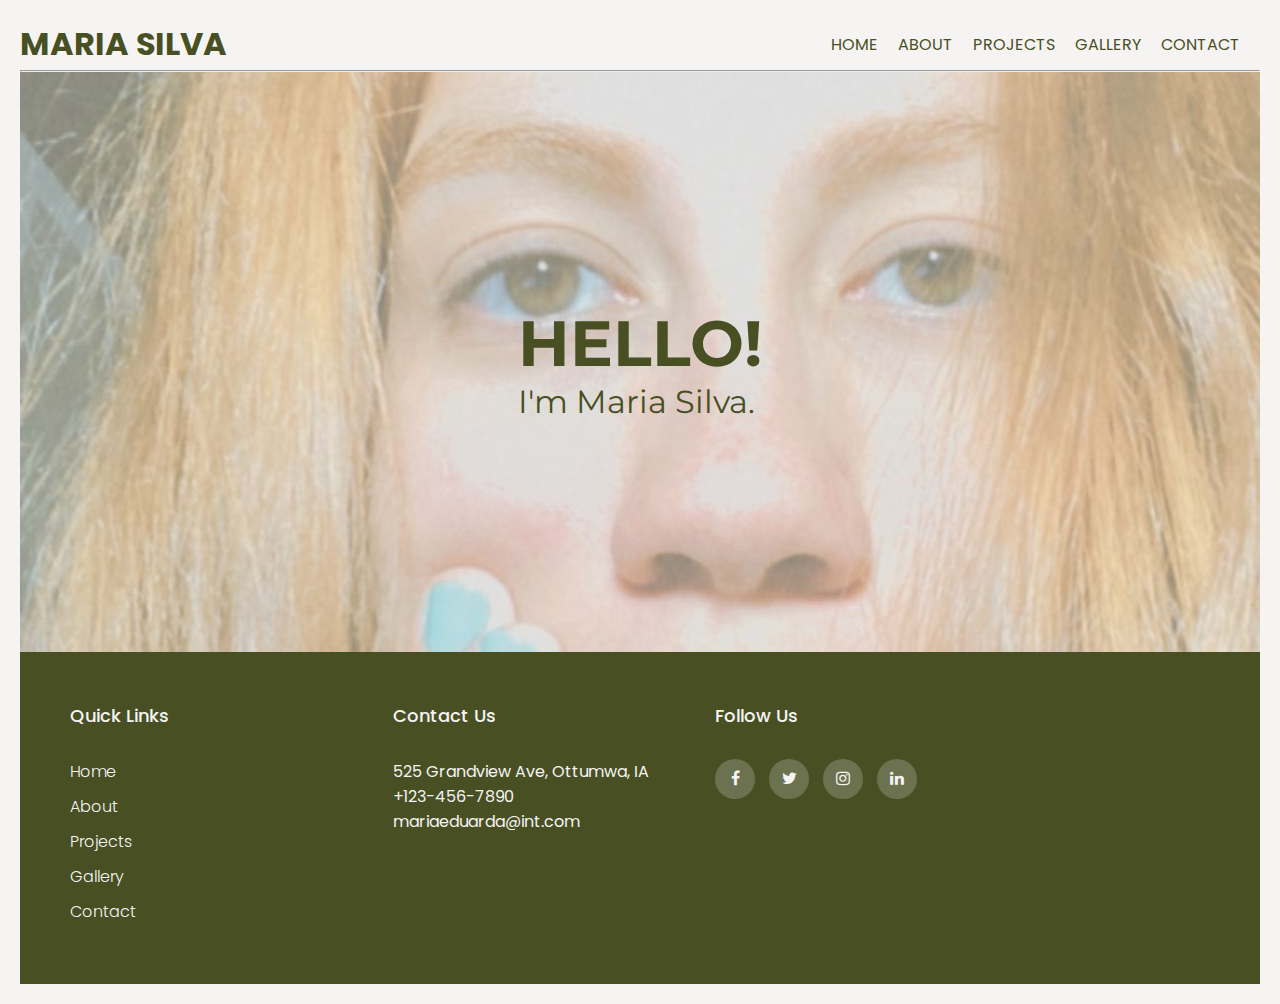
<file: index.html>
<!DOCTYPE html>
<html lang="en">
<head>
    <meta charset="UTF-8">
    <meta name="viewport" content="width=device-width, initial-scale=1.0">
    <title>Home</title>
    <link rel="stylesheet" href="/index/style_home.css">
    <link rel="stylesheet" href="https://cdnjs.cloudflare.com/ajax/libs/font-awesome/4.7.0/css/font-awesome.min.css">
    <link rel="icon" href="/images/icon.png">
</head>
<body>
  <header>
    <h1 class="Maria">MARIA SILVA</h1>
    <nav>
      <ul>
        <li><a href="/index.html">HOME</a></li>
        <li><a href="/about/about.html">ABOUT</a></li>
        <li><a href="/Projects/projects.html">PROJECTS</a></li>
        <li><a href="/Gallery/gallery.html">GALLERY</a></li>
        <li><a href="/contact/contact.html">CONTACT</a></li>
      </ul>
    </nav>
  </header>
  <hr>
  <section class="home-section">
    <div class="HELLO">
      <h1>HELLO!</h1>
      <p>I'm Maria Silva.</p>    
    </div>
  </section>
  <!--FOOTER--> 
  <footer class="footer">
    <div class="footer-container">
      <div class="row">
        <div class="footer-col">
          <h2>Quick Links </h2>
          <ul>
            <li><a href="/index.html">Home</a></li>
            <li><a href="/about/about.html">About</a></li>
            <li><a href="/Projects/projects.html">Projects</a></li>
            <li><a href="/Gallery/gallery.html">Gallery</a></li>
            <li><a href="/contact/contact.html">Contact</a></li>
          </ul>
        </div>
        <div class="footer-col">
          <h2> Contact Us</h2>
          <p>525 Grandview Ave, Ottumwa, IA <br> +123-456-7890 <br>mariaeduarda@int.com</p>
        </div>
        <div class="footer-col">
          <h2> Follow Us </h2>
          <div class="social-links">
            <a href="#"><i class="fa fa-facebook-f" aria-label="Facebook"></i></a>
            <a href="#"><i class="fa fa-twitter" aria-label="Twitter"></i></a>
            <a href="#"><i class="fa fa-instagram" aria-label="Instagram"></i></a>
            <a href="#"><i class="fa fa-linkedin" aria-label="Linkedin"></i></a>
          </div>
        </div>  
      </div>
    </div>
  </footer>
</body>
</html>
</file>
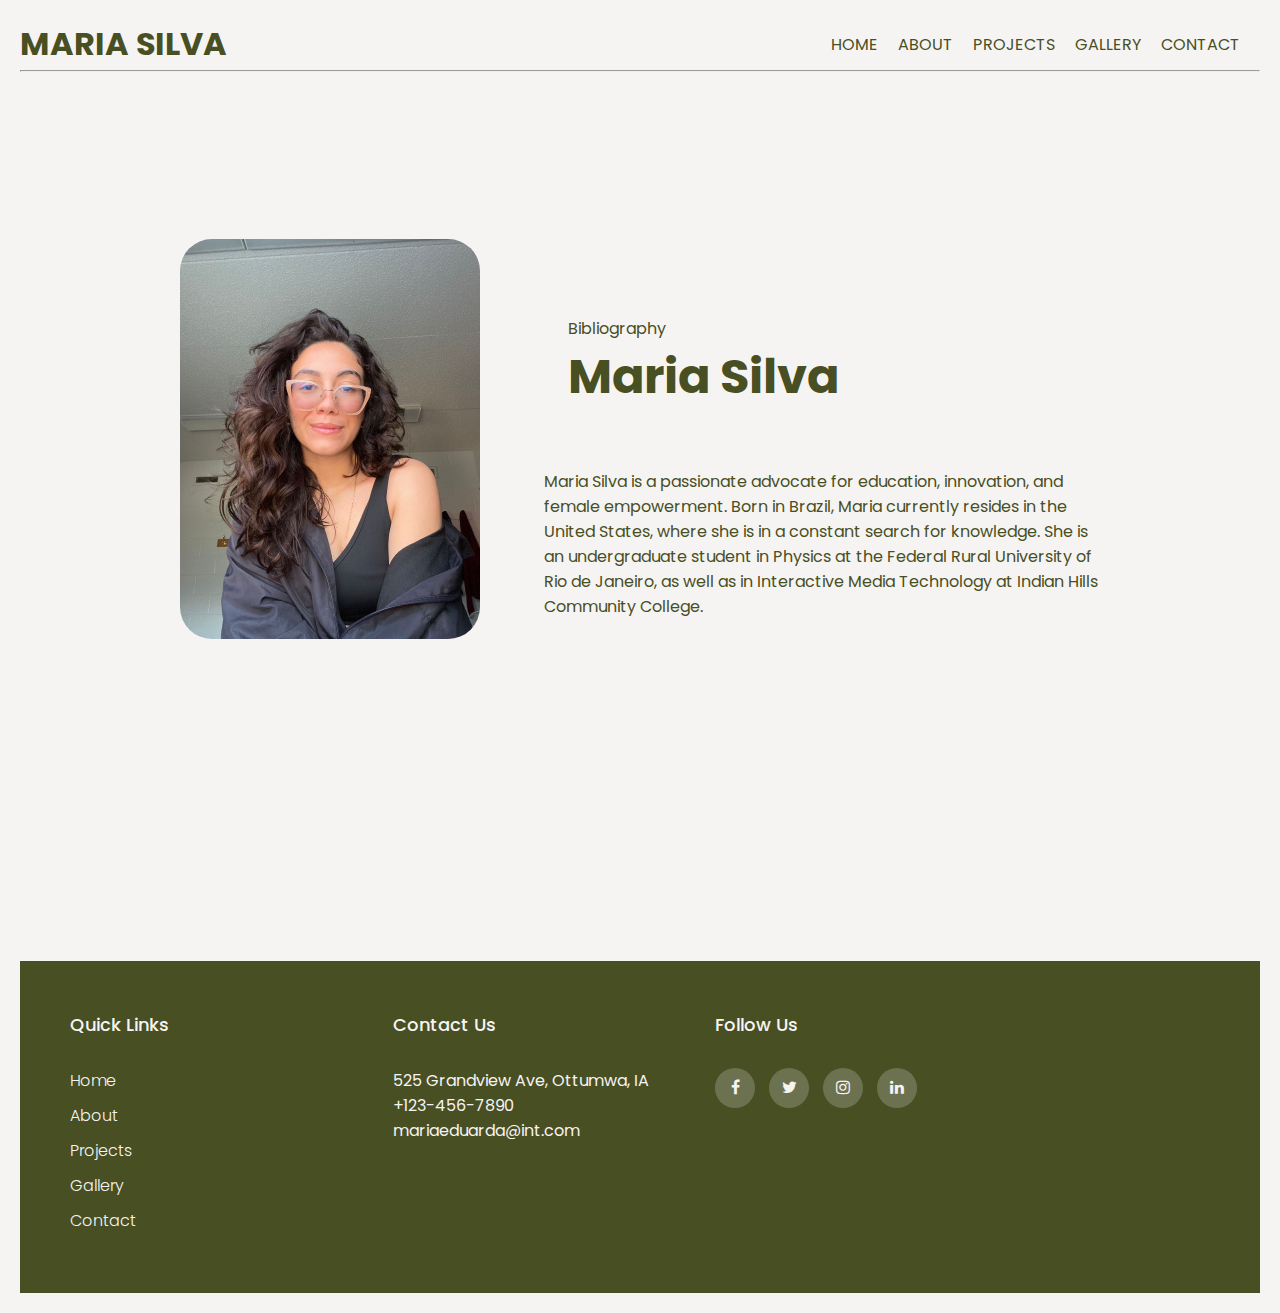
<file: about/about.html>
<!DOCTYPE html>
<html lang="en">
<head>
    <meta charset="UTF-8">
    <meta name="viewport" content="width=device-width, initial-scale=1.0">
    <title>About Me</title>
  <link rel="stylesheet" href="style-about.css">
  <link rel="stylesheet" href="https://cdnjs.cloudflare.com/ajax/libs/font-awesome/4.7.0/css/font-awesome.min.css"> 
  <link rel="icon" href="/images/icon.png">
</head>
<body>
  <!--header always the same-->
  <header>
    <h1 class="Maria">MARIA SILVA</h1>
    <nav>
      <ul>
        <li><a href="/index.html">HOME</a></li>
        <li><a href="/about/about.html">ABOUT</a></li>
        <li><a href="/Projects/projects.html">PROJECTS</a></li>
        <li><a href="/Gallery/gallery.html">GALLERY</a></li>
        <li><a href="/contact/contact.html">CONTACT</a></li>
      </ul>
    </nav>
  </header>
  <hr>

  <section id="about">
    <div class="section-container">
      <div class="section__pic-container">
        <img src="/images/about-perfil.jpeg" alt="Profile picture" class="about-pic"/>
      </div>
      <div class="about-details-container">
        <div class="about-containers">
          <div class="details-container">
            <p class="section__text__p1">Bibliography</p>
            <h1 class="title">Maria Silva</h1>
          </div>
        </div>
        <div class="text-container"> 
          <p>Maria Silva is a passionate advocate for education, innovation, and female empowerment. Born in Brazil, Maria currently resides in the United States, where she is in a constant search for knowledge. She is an undergraduate student in Physics at the Federal Rural University of Rio de Janeiro, as well as in Interactive Media Technology at Indian Hills Community College.</p>
        </div>
      </div>
    </div>
  </section>
  <br>
  <!--FOOTER-->       
  <footer class="footer">
    <div class="footer-container">
      <div class="row">
        <div class="footer-col">
          <h2>Quick Links </h2>
          <ul>
            <li><a href="/index.html">Home</a></li>
            <li><a href="/about/about.html">About</a></li>
            <li><a href="/Projects/projects.html">Projects</a></li>
            <li><a href="/Gallery/gallery.html">Gallery</a></li>
            <li><a href="/contact/contact.html">Contact</a></li>
          </ul>
        </div>
        <div class="footer-col">
          <h2> Contact Us</h2>
          <p>525 Grandview Ave, Ottumwa, IA <br> +123-456-7890 <br>mariaeduarda@int.com</p>
        </div>
        <div class="footer-col">
          <h2> Follow Us </h2>
          <div class="social-links">
            <a href="#"><i class="fa fa-facebook-f" aria-label="Facebook"></i></a>
            <a href="#"><i class="fa fa-twitter" aria-label="Twitter"></i></a>
            <a href="#"><i class="fa fa-instagram" aria-label="Instagram"></i></a>
            <a href="#"><i class="fa fa-linkedin" aria-label="Linkedin"></i></a>
          </div>
        </div>  
      </div>
    </div>
  </footer>
</body>
</html>
</file>
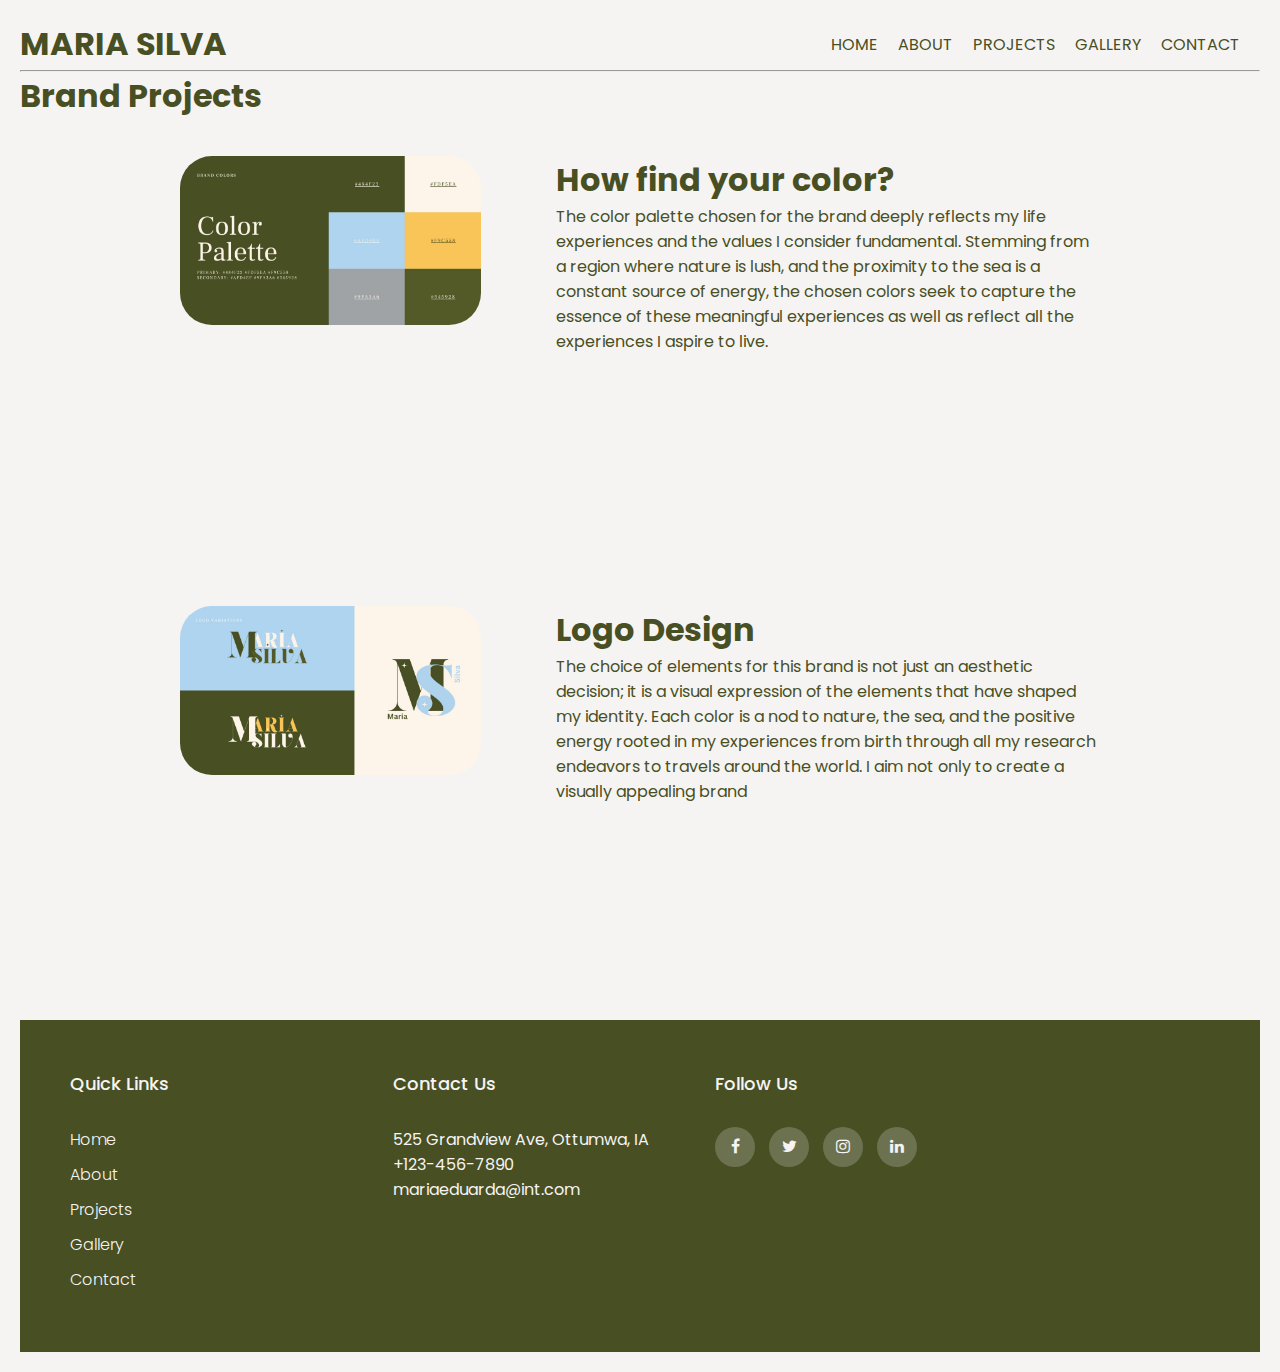
<file: BrandProjects/brand.html>
<!DOCTYPE html>
<html lang="en">
<head>
    <meta charset="UTF-8">
    <meta name="viewport" content="width=device-width, initial-scale=1.0">
    <title>Brand Projects</title>
    <link rel="stylesheet" href="https://cdnjs.cloudflare.com/ajax/libs/font-awesome/4.7.0/css/font-awesome.min.css">
    <link rel="icon" href="/images/icon.png">
    <link rel="stylesheet" href="brand-style.css">
</head>
<body>
    <header>
        <h1 class="Maria">MARIA SILVA</h1>
        <nav>
            <ul>
                <li><a href="/index.html">HOME</a></li>
                <li><a href="/about/about.html">ABOUT</a></li>
                <li><a href="/Projects/projects.html">PROJECTS</a></li>
                <li><a href="/Gallery/gallery.html">GALLERY</a></li>
                <li><a href="/contact/contact.html">CONTACT</a></li>
            </ul>
        </nav>
    </header>
    <hr>
    
    <section id="projects">
        <h1>Brand Projects</h1> 
        <div class="projects-container-">
            <div class="projects-image">
                <img src="/images/Maria_silva_brand_guide.jpg" alt="brand" class="img-pro">
            </div>
            <div class="projects-text">
                <h1>How find your color? </h1>
                <p>The color palette chosen for the brand deeply reflects my life experiences and the values I consider fundamental. Stemming from a region where nature is lush, and the proximity to the sea is a constant source of energy, the chosen colors seek to capture the essence of these meaningful experiences as well as reflect all the experiences I aspire to live.</p>
            </div>
        </div>
        
        <div class="projects-container-">
            <div class="projects-image">
                <img src="/images/Maria_silva_brand_guide (2).jpg" alt="photography" class="img-pro">
            </div>
            <div class="projects-text">
                <h1>Logo Design </h1>
                <p>The choice of elements for this brand is not just an aesthetic decision; it is a visual expression of the elements that have shaped my identity. Each color is a nod to nature, the sea, and the positive energy rooted in my experiences from birth through all my research endeavors to travels around the world. I aim not only to create a visually appealing brand</p>
            </div>
        </div>
    </section>
    <!--FOOTER-->
    <footer class="footer">
        <div class="footer-container">
          <div class="row">
            <div class="footer-col">
              <h2>Quick Links </h2>
              <ul>
                <li><a href="/index.html">Home</a></li>
                <li><a href="/about/about.html">About</a></li>
                <li><a href="/Projects/projects.html">Projects</a></li>
                <li><a href="/Gallery/gallery.html">Gallery</a></li>
                <li><a href="/contact/contact.html">Contact</a></li>
              </ul>
            </div>
            <div class="footer-col">
              <h2> Contact Us</h2>
              <p>525 Grandview Ave, Ottumwa, IA <br> +123-456-7890 <br>mariaeduarda@int.com</p>
            </div>
            <div class="footer-col">
              <h2> Follow Us </h2>
              <div class="social-links">
                <a href="#"><i class="fa fa-facebook-f" aria-label="Facebook"></i></a>
                <a href="#"><i class="fa fa-twitter" aria-label="Twitter"></i></a>
                <a href="#"><i class="fa fa-instagram" aria-label="Instagram"></i></a>
                <a href="#"><i class="fa fa-linkedin" aria-label="Linkedin"></i></a>
              </div>
            </div>  
          </div>
        </div>
      </footer>
</body>
</html>
</file>
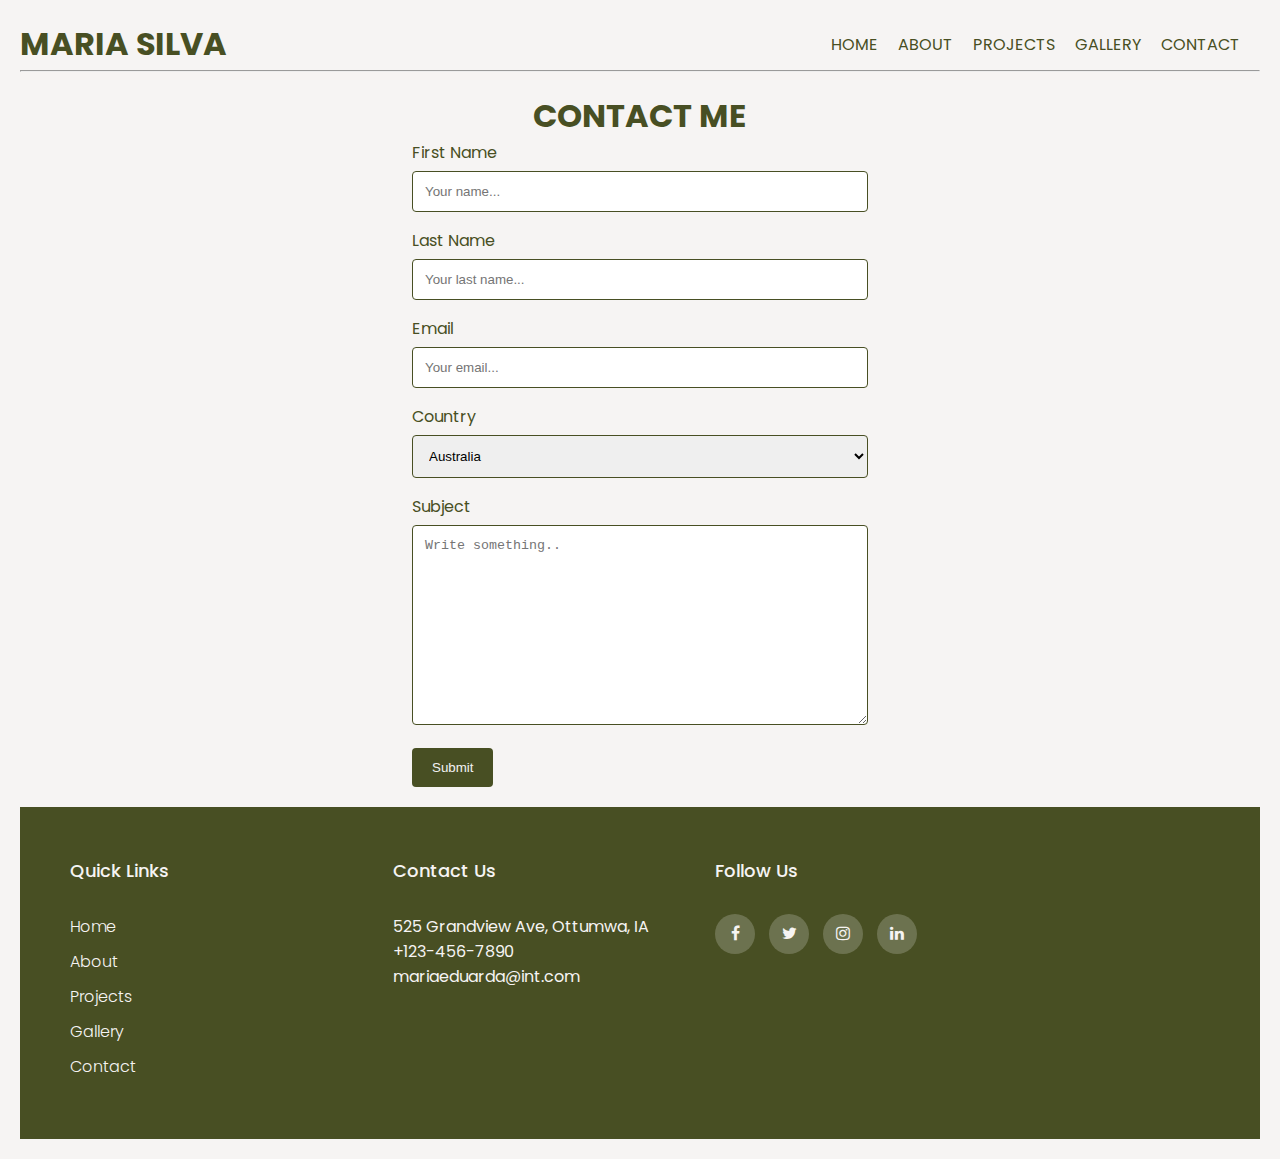
<file: contact.html/contact.html>
<!DOCTYPE html>
<html lang="en">
<head>
  <meta charset="UTF-8">
  <meta name="viewport" content="width=device-width, initial-scale=1.0">
  <title>Contact Me</title>
  <link rel="stylesheet" href="style=-contact.css">
  <link rel="stylesheet" href="https://cdnjs.cloudflare.com/ajax/libs/font-awesome/4.7.0/css/font-awesome.min.css">
  <link rel="icon" href="/images/icon.png">
</head>
<body>
  <header>
    <h1 class="Maria">MARIA SILVA</h1>
    <nav>
      <ul>
        <li><a href="/index.html">HOME</a></li>
        <li><a href="/about/about.html">ABOUT</a></li>
        <li><a href="/projects/projects.html">PROJECTS</a></li>
        <li><a href="/Gallery/gallery.html">GALLERY</a></li>
        <li><a href="/contact.html/contact.html">CONTACT</a></li>
      </ul>
    </nav>
  </header>
  <hr>
  <!--FORM-->
  <div class="container-form">
    <h1>CONTACT ME</h1>
    <form action="https://www.w3schools.com/action_page.php">
      <label for="fname">First Name</label>
      <input type="text" id="fname" name="firstname" placeholder="Your name...">
      <label for="lname">Last Name</label>
      <input type="text" id="lname" name="lastname" placeholder="Your last name...">
      <label for="email">Email</label>
      <input type="text" id="email" name="email" placeholder="Your email...">
      <label for="country">Country</label>
      <select id="country" name="country">
        <option value="australia">Australia</option>
        <option value="brazil">Brazil</option>
        <option value="canada">Canada</option>
        <option value="United States Of America">United States of America</option>
        <option value="Japan">Japan</option>
        <option value="Other">Other</option>     
      </select>
      <label for="subject">Subject</label>
      <textarea id="subject" name="subject" placeholder="Write something.." style="height:200px"></textarea>
      <input type="submit" value="Submit" >  
    </form>
  </div>

  <!--FOOTER-->
  <footer class="footer">
    <div class="footer-container">
      <div class="row">
        <div class="footer-col">
          <h2>Quick Links </h2>
          <ul>
            <li><a href="/index.html">Home</a></li>
            <li><a href="/about/about.html">About</a></li>
            <li><a href="/projects/projects.html">Projects</a></li>
            <li><a href="/Gallery/gallery.html">Gallery</a></li>
            <li><a href="/contact.html/contact.html">Contact</a></li>
          </ul>
        </div>
        <div class="footer-col">
          <h2> Contact Us</h2>
          <p>525 Grandview Ave, Ottumwa, IA <br> +123-456-7890 <br>mariaeduarda@int.com</p>
  
        </div>
        <div class="footer-col">
          <h2> Follow Us </h2>
          <div class="social-links">
            <a href="#"><i class="fa fa-facebook-f" aria-label="Facebook"></i></a>
            <a href="#"><i class="fa fa-twitter" aria-label="Twitter"></i></a>
            <a href="#"><i class="fa fa-instagram" aria-label="Instagram"></i></a>
            <a href="#"><i class="fa fa-linkedin" aria-label="Linkedin"></i></a>
          </div>
        </div>  
      </div>
    </div>
  </footer>
</body>
</html>
</file>
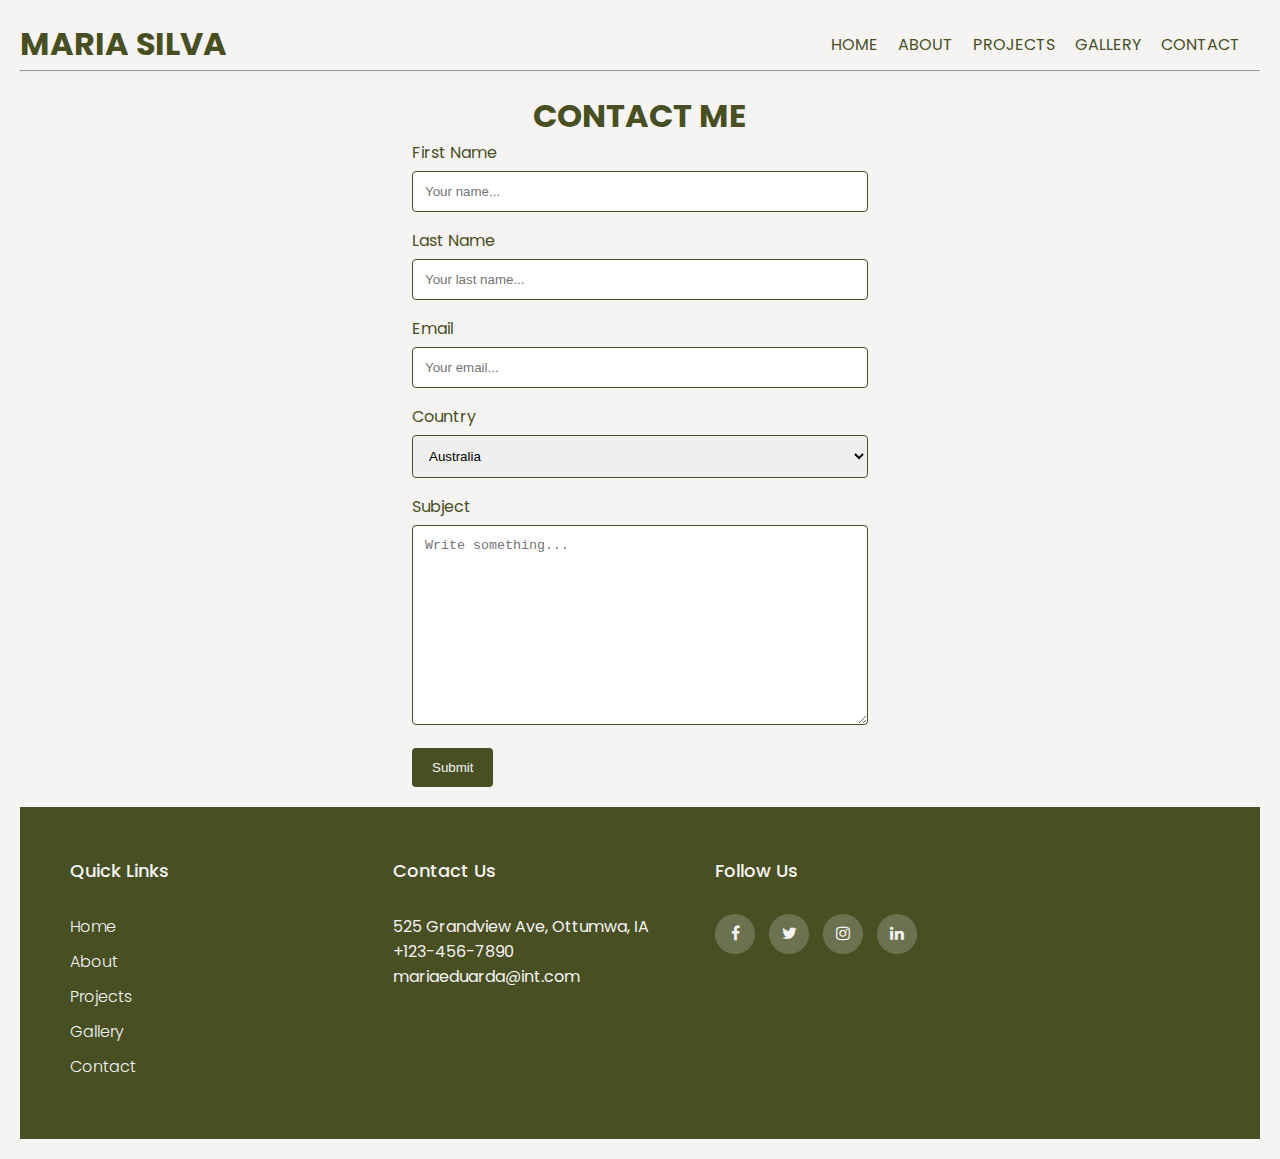
<file: contact/contact.html>
<!DOCTYPE html>
<html lang="en">
<head>
  <meta charset="UTF-8">
  <meta name="viewport" content="width=device-width, initial-scale=1.0">
  <title>Contact Me</title>
  <link rel="stylesheet" href="style=-contact.css">
  <link rel="stylesheet" href="https://cdnjs.cloudflare.com/ajax/libs/font-awesome/4.7.0/css/font-awesome.min.css">
  <link rel="icon" href="/images/icon.png">
</head>
<body>
  <header>
    <h1 class="Maria">MARIA SILVA</h1>
    <nav>
      <ul>
        <li><a href="/index.html">HOME</a></li>
        <li><a href="/about/about.html">ABOUT</a></li>
        <li><a href="/Projects/projects.html">PROJECTS</a></li>
        <li><a href="/Gallery/gallery.html">GALLERY</a></li>
        <li><a href="/contact/contact.html">CONTACT</a></li>
      </ul>
    </nav>
  </header>
  <hr>
  <!--FORM-->
  <div class="container-form">
    <h1>CONTACT ME</h1>
    <form action="https://www.w3schools.com/action_page.php">
      <label for="fname">First Name</label>
      <input type="text" id="fname" name="firstname" placeholder="Your name...">
      <label for="lname">Last Name</label>
      <input type="text" id="lname" name="lastname" placeholder="Your last name...">
      <label for="email">Email</label>
      <input type="text" id="email" name="email" placeholder="Your email...">
      <label for="country">Country</label>
      <select id="country" name="country">
        <option value="australia">Australia</option>
        <option value="brazil">Brazil</option>
        <option value="canada">Canada</option>
        <option value="United States Of America">United States of America</option>
        <option value="Japan">Japan</option>
        <option value="Other">Other</option>     
      </select>
      <label for="subject">Subject</label>
      <textarea id="subject" name="subject" placeholder="Write something..." style="height:200px"></textarea>
      <input type="submit" value="Submit" >  
    </form>
  </div>
  <!--FOOTER-->
  <footer class="footer">
    <div class="footer-container">
      <div class="row">
        <div class="footer-col">
          <h2>Quick Links </h2>
          <ul>
            <li><a href="/index.html">Home</a></li>
            <li><a href="/about/about.html">About</a></li>
            <li><a href="/Projects/projects.html">Projects</a></li>
            <li><a href="/Gallery/gallery.html">Gallery</a></li>
            <li><a href="/contact/contact.html">Contact</a></li>
          </ul>
        </div>
        <div class="footer-col">
          <h2> Contact Us</h2>
          <p>525 Grandview Ave, Ottumwa, IA <br> +123-456-7890 <br>mariaeduarda@int.com</p>  
        </div>
        <div class="footer-col">
          <h2> Follow Us </h2>
          <div class="social-links">
            <a href="#"><i class="fa fa-facebook-f" aria-label="Facebook"></i></a>
            <a href="#"><i class="fa fa-twitter" aria-label="Twitter"></i></a>
            <a href="#"><i class="fa fa-instagram" aria-label="Instagram"></i></a>
            <a href="#"><i class="fa fa-linkedin" aria-label="Linkedin"></i></a>
          </div>
        </div>  
      </div>
    </div>
  </footer>
</body>
</html>
</file>
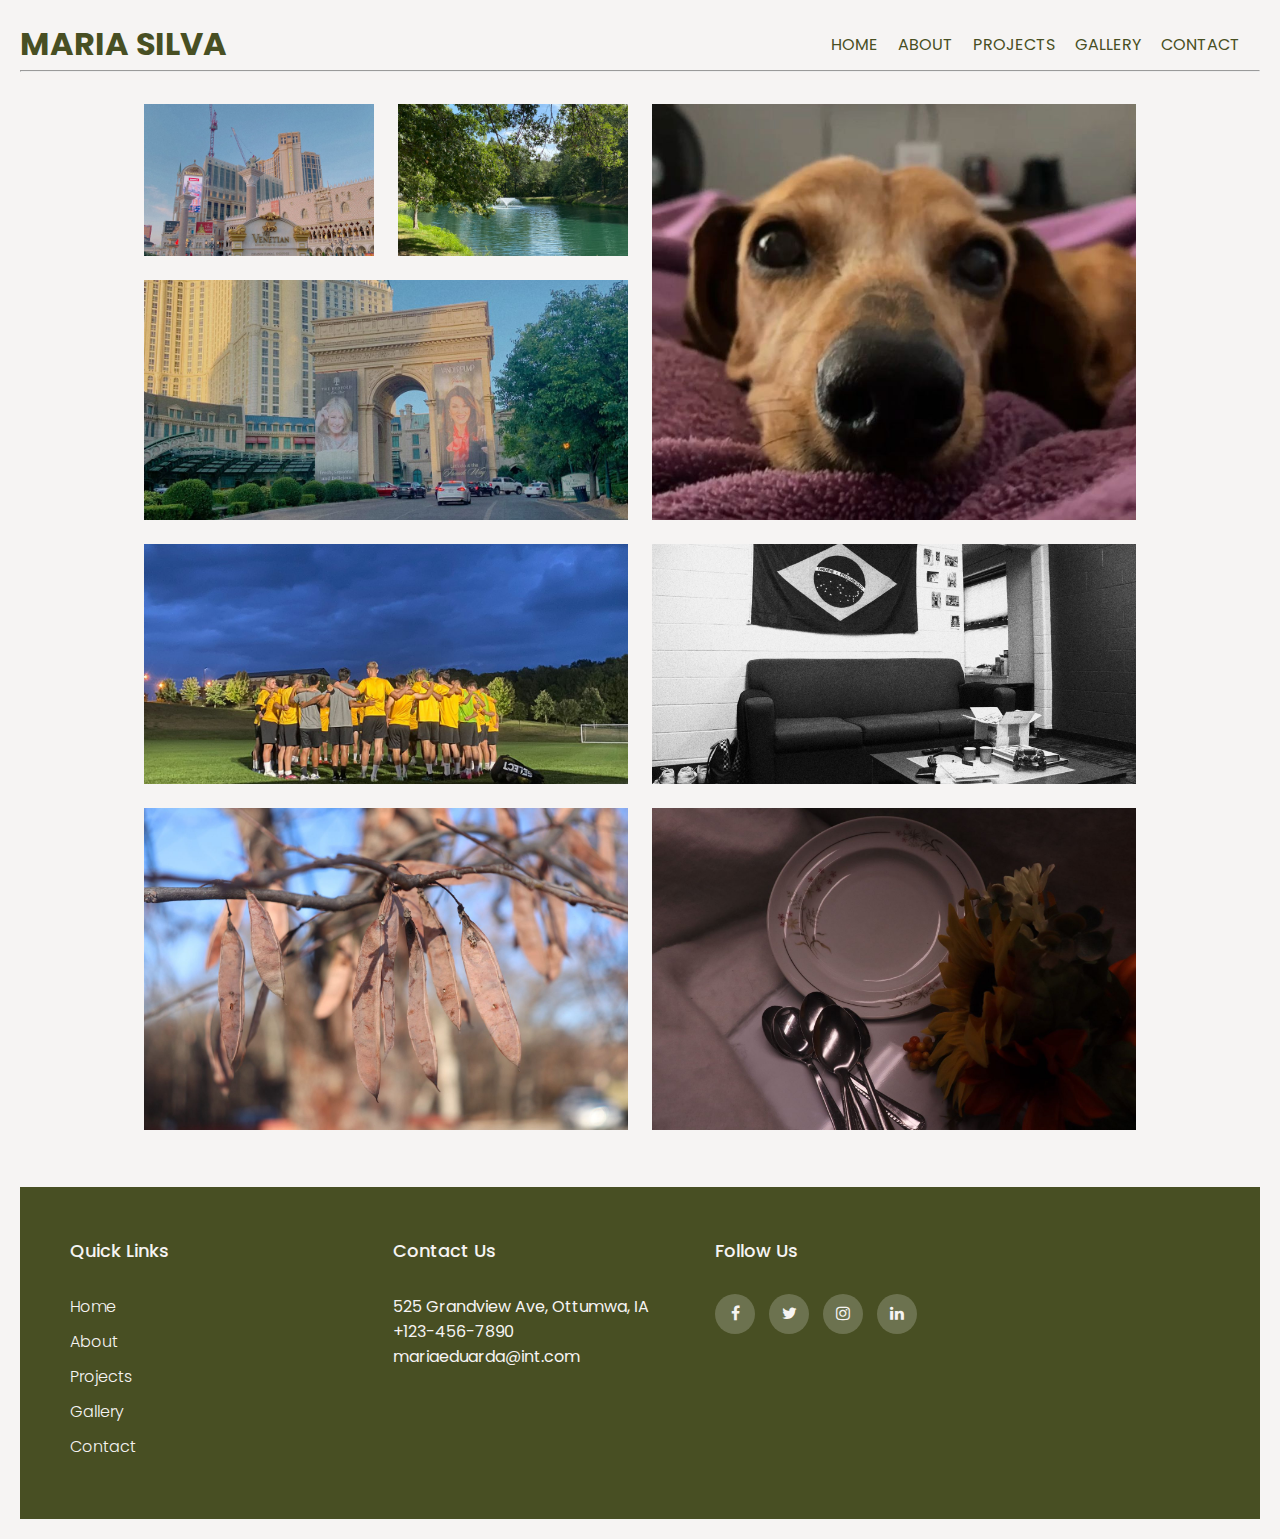
<file: Gallery/gallery.html>
<!DOCTYPE html>
<html lang="en">
<head>
    <meta charset="UTF-8">
    <meta name="viewport" content="width=device-width, initial-scale=1.0">
    <title>Gallery</title>
    <link rel="stylesheet" href="https://cdnjs.cloudflare.com/ajax/libs/font-awesome/4.7.0/css/font-awesome.min.css">
    <link rel="stylesheet" href="style-gallery.css">
    <link rel="icon" href="/images/icon.png">
</head>
<body>
    <header>
        <h1 class="Maria">MARIA SILVA</h1>
        <nav>
            <ul>
                <li><a href="/index.html">HOME</a></li>
                <li><a href="/about/about.html">ABOUT</a></li>
                <li><a href="/Projects/projects.html">PROJECTS</a></li>
                <li><a href="/Gallery/gallery.html">GALLERY</a></li>
                <li><a href="/contact/contact.html">CONTACT</a></li>
            </ul>
        </nav>
    </header>
    <hr>
    <!--GALLERY-->
    <div class="container">
        <div class="gallery">
            <figure class="gallery__item gallery__item--1">
              <a href="/images/venetiam.jpeg">
                    <img src="/images/venetiam.jpeg" class="gallery__img" alt="Image 1">
              </a>  
            </figure>
            <figure class="gallery__item gallery__item--2">
                <a href="/images/lake.jpeg" >
                    <img src="/images/lake.jpeg" class="gallery__img" alt="Image 2">
                </a> 
            </figure>
            <figure class="gallery__item gallery__item--3">
                <a href="/images/hannah.jpeg">
                    <img src="/images/hannah.jpeg" class="gallery__img" alt="Image 3">
                </a>
            </figure>
            <figure class="gallery__item gallery__item--4">
               <a href="/images/road.jpeg">
                    <img src="/images/road.jpeg" class="gallery__img" alt="Image 4">
                </a> 
            </figure>
            <figure class="gallery__item gallery__item--5">
               <a href="/images/soccer.jpeg"> 
                    <img src="/images/soccer.jpeg" class="gallery__img" alt="Image 5">
                </a>
            </figure>
            <figure class="gallery__item gallery__item--6">
                <a href="/images/room.jpeg">
                    <img src="/images/room.jpeg" class="gallery__img" alt="Image 6">
                </a>
            </figure>
            <figure class="gallery__item gallery__item--7">
                <a href="/images/nature.jpeg">
                    <img src="/images/nature.jpeg" class="gallery__img" alt="Image 7">
                </a>
            </figure> 
            <figure class="gallery__item gallery__item--8">
                <a href="/images/plate.jpeg">
                    <img src="/images/plate.jpeg" class="gallery__img" alt="Image 8">
                </a>    
            </figure> 
        </div>
    </div>
    <br>
    <!--FOOTER--> 
    <footer class="footer">
        <div class="footer-container">
            <div class="row">
                <div class="footer-col">
                    <h2>Quick Links</h2>
                    <ul>
                        <li><a href="/index.html">Home</a></li>
                        <li><a href="/about/about.html">About</a></li>
                        <li><a href="/Projects/projects.html">Projects</a></li>
                        <li><a href="/Gallery/gallery.html">Gallery</a></li>
                        <li><a href="/contact/contact.html">Contact</a></li>
                    </ul>
                </div>
                <div class="footer-col">
                    <h2>Contact Us</h2>
                    <p>525 Grandview Ave, Ottumwa, IA <br> +123-456-7890 <br>mariaeduarda@int.com</p>
                </div>
                <div class="footer-col">
                    <h2>Follow Us</h2>
                    <div class="social-links">
                        <a href="#"><i class="fa fa-facebook-f" aria-label="Facebook"></i></a>
                        <a href="#"><i class="fa fa-twitter" aria-label="Twitter"></i></a>
                        <a href="#"><i class="fa fa-instagram" aria-label="Instagram"></i></a>
                        <a href="#"><i class="fa fa-linkedin" aria-label="Linkedin"></i></a>
                    </div>
                </div>
            </div>
        </div>
    </footer>
</body>
</html>
</file>
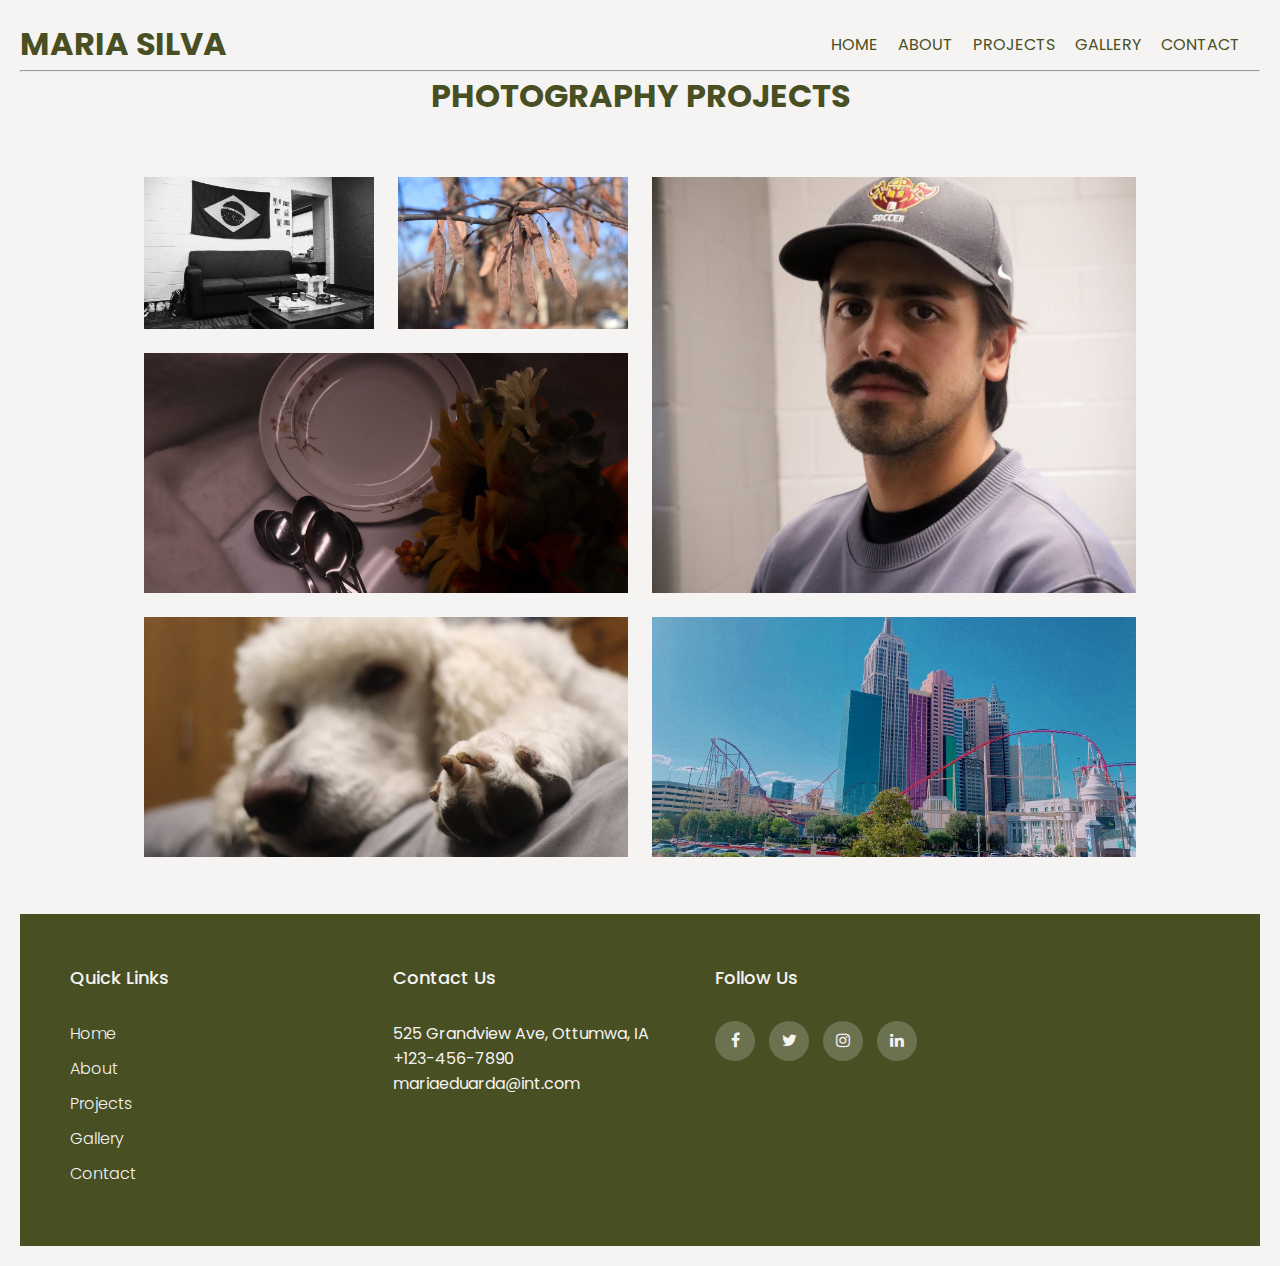
<file: Photography/photography.html>
<!DOCTYPE html>
<html lang="en">
<head>
    <meta charset="UTF-8">
    <meta name="viewport" content="width=device-width, initial-scale=1.0">
    <title>Photography</title>
    <link rel="stylesheet" href="style-photo.css">
    <link rel="stylesheet" href="https://cdnjs.cloudflare.com/ajax/libs/font-awesome/4.7.0/css/font-awesome.min.css">
    <link rel="icon" href="/images/icon.png">
</head>
<body>   
  <header>
    <h1 class="Maria">MARIA SILVA</h1>
    <nav>
      <ul>
        <li><a href="/index.html">HOME</a></li>
        <li><a href="/about/about.html">ABOUT</a></li>
        <li><a href="/Projects/projects.html">PROJECTS</a></li>
        <li><a href="/Gallery/gallery.html">GALLERY</a></li>
        <li><a href="/contact/contact.html">CONTACT</a></li>
      </ul>
    </nav>
  </header>
  <hr>
  <!--GALLERY-->
  <section class="title">
    <h1>Photography Projects</h1>
  </section>
  <br>
  <div class="container">
    <div class="gallery">
        <figure class="gallery__item gallery__item--1">
            <img src="/images/room.jpeg" class="gallery__img" alt="Image 1">
        </figure>
        <figure class="gallery__item gallery__item--2">
            <img src="/images/nature.jpeg" class="gallery__img" alt="Image 2">
        </figure>
        <figure class="gallery__item gallery__item--3">
            <img src="/images/man.jpeg" class="gallery__img" alt="Image 3">
        </figure>
        <figure class="gallery__item gallery__item--4">
            <img src="/images/plate.jpeg" class="gallery__img" alt="Image 4">
        </figure>
        <figure class="gallery__item gallery__item--5">
            <img src="/images/dog.jpeg" class="gallery__img" alt="Image 5">
        </figure>
        <figure class="gallery__item gallery__item--6">
            <img src="/images/vegas.jpeg" class="gallery__img" alt="Image 6">
        </figure>
    </div>
  </div>
  <br>
  <!--FOOTER--> 
  <footer class="footer">
    <div class="footer-container">
      <div class="row">
        <div class="footer-col">
          <h2>Quick Links </h2>
          <ul>
            <li><a href="/index.html">Home</a></li>
            <li><a href="/about/about.html">About</a></li>
            <li><a href="/Projects/projects.html">Projects</a></li>
            <li><a href="/Gallery/gallery.html">Gallery</a></li>
            <li><a href="/contact/contact.html">Contact</a></li>
          </ul>
        </div>
        <div class="footer-col">
          <h2> Contact Us</h2>
          <p>525 Grandview Ave, Ottumwa, IA <br> +123-456-7890 <br>mariaeduarda@int.com</p>
        </div>
        <div class="footer-col">
          <h2> Follow Us </h2>
          <div class="social-links">
            <a href="#"><i class="fa fa-facebook-f" aria-label="Facebook"></i></a>
            <a href="#"><i class="fa fa-twitter" aria-label="Twitter"></i></a>
            <a href="#"><i class="fa fa-instagram" aria-label="Instagram"></i></a>
            <a href="#"><i class="fa fa-linkedin" aria-label="Linkedin"></i></a>
          </div>
        </div>  
      </div>
    </div>
  </footer>
</body>
</html>
</file>
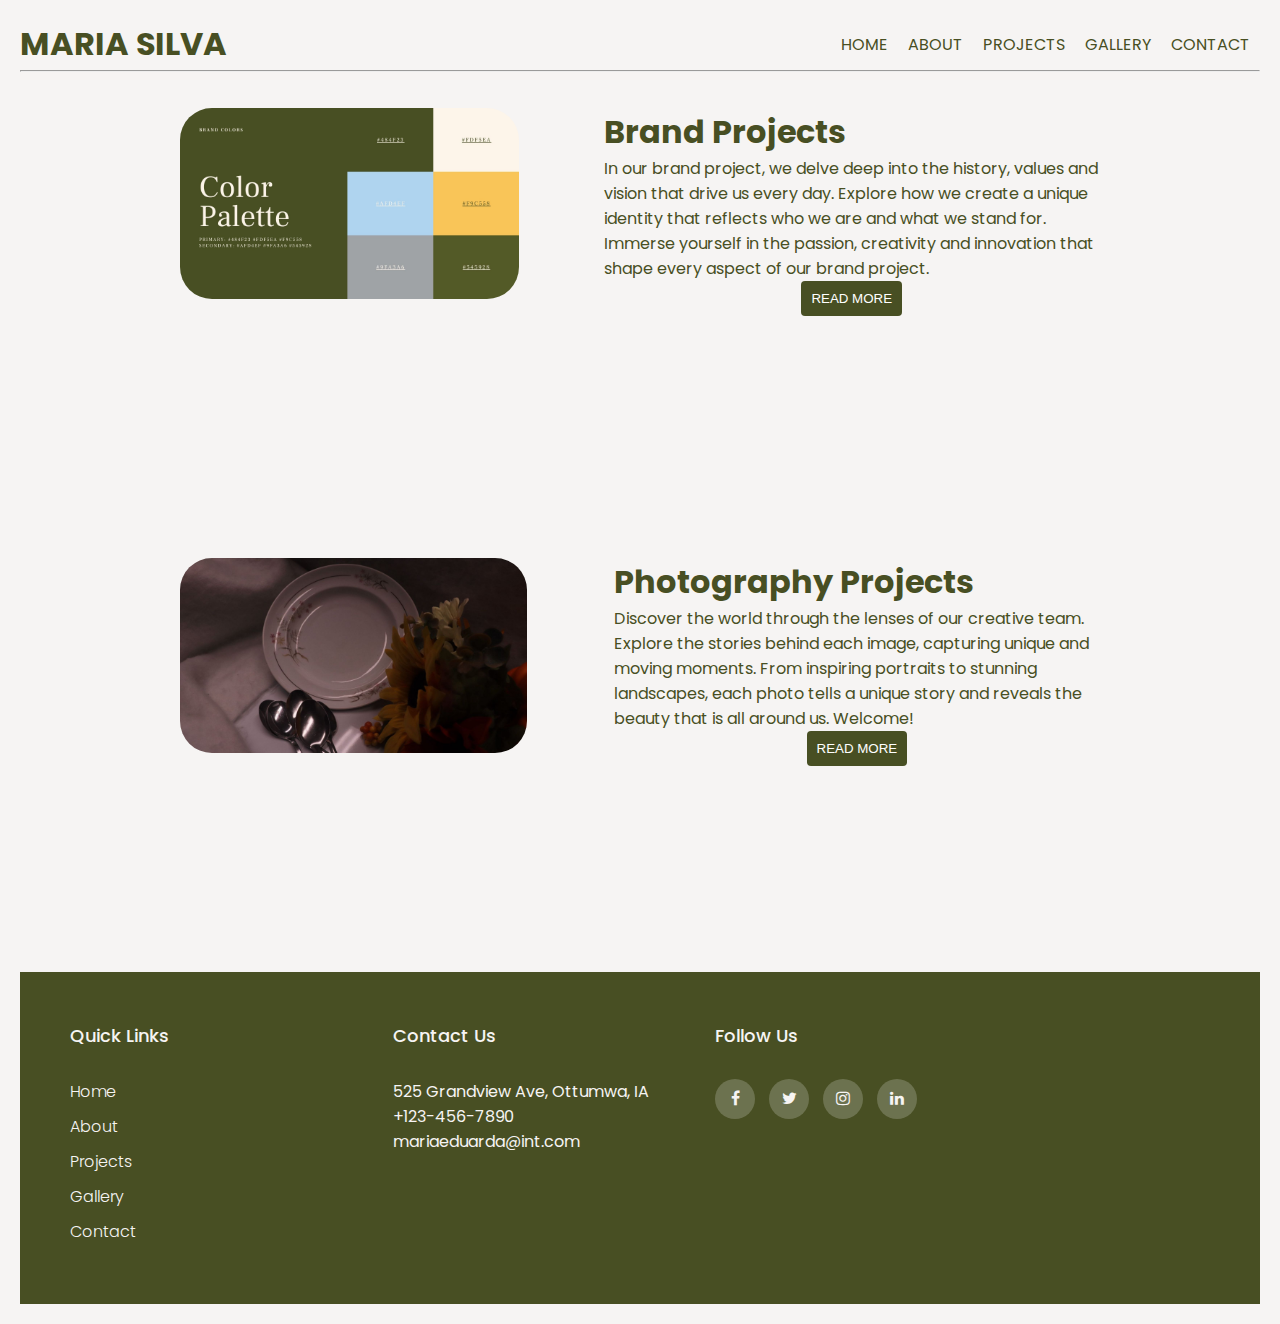
<file: Projects/projects.html>
<!DOCTYPE html>
<html lang="en">
<head>
    <meta charset="UTF-8">
    <meta name="viewport" content="width=device-width, initial-scale=1.0">
    <title>Projects</title>
    <link rel="stylesheet" href="style-projects.css">
    <link rel="stylesheet" href="https://cdnjs.cloudflare.com/ajax/libs/font-awesome/4.7.0/css/font-awesome.min.css">
    <link rel="icon" href="/images/icon.png"> 
</head>
<body>
    <header>
        <h1 class="Maria">MARIA SILVA</h1>
        <nav>
            <ul>
                <li><a href="/index.html">HOME</a></li>
                <li><a href="/about/about.html">ABOUT</a></li>
                <li><a href="/Projects/projects.html">PROJECTS</a></li>
                <li><a href="/Gallery/gallery.html">GALLERY</a></li>
                <li><a href="/contact/contact.html">CONTACT</a></li>
            </ul>
        </nav>
    </header>
    <hr>    
    <section id="projects"> 
        <div class="projects-container-">
            <div class="projects-image">
                <img src="/images/projects-color.jpg" alt="brand" class="img-pro">
            </div>
            <div class="projects-text">
                <h1>Brand Projects </h1>
                <p>In our brand project, we delve deep into the history, values ​​and vision that drive us every day. Explore how we create a unique identity that reflects who we are and what we stand for. Immerse yourself in the passion, creativity and innovation that shape every aspect of our brand project.</p>
                <a href="/BrandProjects/brand.html"><button type="More">Read More</button></a>
            </div>
        </div>        
        <div class="projects-container-">
            <div class="projects-image">
                <img src="/images/projectsbrand.jpg" alt="photography" class="img-pro">
            </div>
            <div class="projects-text">
                <h1>Photography Projects </h1>
                <p> Discover the world through the lenses of our creative team. Explore the stories behind each image, capturing unique and moving moments. From inspiring portraits to stunning landscapes, each photo tells a unique story and reveals the beauty that is all around us. Welcome!</p>
                <a href="/Photography/photography.html"><button type="More">Read More</button></a>
            </div>
        </div>
    </section>
    <!--FOOTER--> 
    <footer class="footer">
        <div class="footer-container">
          <div class="row">
            <div class="footer-col">
              <h2>Quick Links </h2>
              <ul>
                <li><a href="/index.html">Home</a></li>
                <li><a href="/about/about.html">About</a></li>
                <li><a href="/Projects/projects.html">Projects</a></li>
                <li><a href="/Gallery/gallery.html">Gallery</a></li>
                <li><a href="/contact/contact.html">Contact</a></li>
              </ul>
            </div>
            <div class="footer-col">
              <h2> Contact Us</h2>
              <p>525 Grandview Ave, Ottumwa, IA <br> +123-456-7890 <br>mariaeduarda@int.com</p>
            </div>
            <div class="footer-col">
              <h2> Follow Us </h2>
              <div class="social-links">
                <a href="#"><i class="fa fa-facebook-f" aria-label="Facebook"></i></a>
                <a href="#"><i class="fa fa-twitter" aria-label="Twitter"></i></a>
                <a href="#"><i class="fa fa-instagram" aria-label="Instagram"></i></a>
                <a href="#"><i class="fa fa-linkedin" aria-label="Linkedin"></i></a>
              </div>
            </div>  
          </div>
        </div>
    </footer>
</body>
</html>
</file>
<file: index/style_home.css>
@import url('https://fonts.googleapis.com/css2?family=Montserrat:ital,wght@0,300;0,500;0,700;1,400&family=Poppins:wght@300&display=swap');

*{
  margin: 0;
  padding: 0;
}

body{
  margin: 20px;
  background-color: #f6f4f3;
  color: #484f23;
  font-family: 'Poppins', sans-serif;
}

header{
  display: flex;
  justify-content: space-between;
}

nav ul{
  display: flex;
  list-style: none;
  height: 50px;

}

nav a{
  width: 100%;
  height: 50px;
  line-height: 50px;
  text-decoration: none;
  text-align: center;
  color: #484f23;
  align-self: center;
  margin-right: 20px;
}

a:hover{
  background-color: #484f23;
  color:#f6f4f3 ;
  text-decoration: underline;
  text-decoration-color: #f6f4f3;
}
/*sections*/
.home-section{
  background-image: url(/images/home3.jpg);
  height: 580px;
  color: #484f23;
  display: flex;
  align-items: center;
  justify-content: center;
}

.HELLO{ 
  font-size: xx-large;
  font-family: "Montserrat";
}

/* FOOTER*/

.footer-container{
  max-width: 1170px;
  margin: auto;
}
.row{
  display: flex;
}

ul{
  list-style: none;
}

.footer{
  padding: 50px 0;
  background-color: #484f23;

}

.footer-col{
  width: 25%;
  padding: 0 15px;

}

.footer-col h2{
  font-size: 18px;
  color: #f6f4f3;
  text-transform: capitalize;
  margin-bottom: 30px;
  font-weight: 500;
  position: relative;
}


.footer-col ul li {
  margin-bottom: 10px;
}

.footer-col p {
  color: #f6f4f3;
}

.footer-col ul li a{
  font-size: 16px;
  text-transform: capitalize;
  color: #f6f4f3;
  text-decoration: none;
  font-weight: 300;
  color:#f6f4f3;
  display: block;
  transition: all 0.3s ease;
}

.footer-col ul li a:hover{
  color: #f6f4f3;
  padding-left: 10px;
}

.footer-col .social-links a{
  display: inline-block;
  height: 40px;
  width: 40px;
  background-color: rgba(255, 255, 255, 0.2);
  margin: 0 10px 10px 0;
  text-align: center;
  line-height: 40px;
  border-radius: 50%;
  color: #f6f4f3;
}

.footer-col .social-links a:hover{
  color: #484f23;
  background-color: #f6f4f3; 
}
</file>
<file: about/style-about.css>
@import url('https://fonts.googleapis.com/css2?family=Montserrat:ital,wght@0,300;0,500;0,700;1,400&family=Poppins:wght@300&display=swap');

*{
  margin: 0;
  padding: 0;
}

body{
  margin: 20px;
  background-color: #f6f4f3;
  color: #484f23;
  font-family: 'Poppins', sans-serif;
}

header{
  display: flex;
  justify-content: space-between;
}

nav ul{
  display: flex;
  list-style: none;
  height: 50px;
}

nav a{
  width: 100%;
  height: 50px;
  line-height: 50px;
  text-decoration: none;
  text-align: center;
  color: #484f23;
  align-self: center;
  margin-right: 20px;
}

a:hover{
  background-color: #484f23;
  color:#f6f4f3 ;
  text-decoration: underline;
  text-decoration-color: #f6f4f3;
}

/* SECTIONS */

section {
  padding-top: 4vh;
  height: 96vh;
  margin: 0 10rem;
  box-sizing: border-box;
  min-height: fit-content;
}
  
.section-container {
  display: flex;
}
  
.section__text__p1 {
  text-align: left;
}
  
.section__pic-container {
  display: flex;
  height: 400px;
  width: 400px;
  margin: auto 0;
}
  
.section__text p {
  font-weight: 600;
}
  
.title {
  font-size: 3rem;
  text-align: left;
}
  
/* ABOUT SECTION */
  
#about {
  position: relative;
}
  
.about-containers {
  gap: 2rem;
  margin-bottom: 2rem;
  margin-top: 2rem;
}
  
.about-details-container {
  justify-content: center;
  flex-direction: column;
}
  
.about-containers,
.about-details-container {
  display: flex;
}
  
.about-pic {
  border-radius: 2rem;
}
  
.details-container {
  padding: 1.5rem;
  flex: 1;
}
  
.section-container {
  gap: 4rem;
  height: 80%;
}
  
.section__pic-container {
  height: 400px;
  width: 400px;
  margin: auto 0;
}
  
/* FOOTER*/

.footer-container{
  max-width: 1170px;
  margin: auto;
}

.row{
  display: flex;
}

ul{
  list-style: none;
}

.footer{
  padding: 50px 0;
  background-color: #484f23;

}

.footer-col{
  width: 25%;
  padding: 0 15px;

}

.footer-col h2{
  font-size: 18px;
  color: #f6f4f3;
  text-transform: capitalize;
  margin-bottom: 30px;
  font-weight: 500;
  position: relative;
}


.footer-col ul li {
  margin-bottom: 10px;
}

.footer-col p {
  color: #f6f4f3;
}

.footer-col ul li a{
  font-size: 16px;
  text-transform: capitalize;
  color: #f6f4f3;
  text-decoration: none;
  font-weight: 300;
  color:#f6f4f3;
  display: block;
  transition: all 0.3s ease;
}

.footer-col ul li a:hover{
  color: #f6f4f3;
  padding-left: 10px;
}

.footer-col .social-links a{
  display: inline-block;
  height: 40px;
  width: 40px;
  background-color: rgba(255, 255, 255, 0.2);
  margin: 0 10px 10px 0;
  text-align: center;
  line-height: 40px;
  border-radius: 50%;
  color: #f6f4f3;
}

.footer-col .social-links a:hover{
  color: #484f23;
  background-color: #f6f4f3; 
}
</file>
<file: BrandProjects/brand-style.css>
@import url('https://fonts.googleapis.com/css2?family=Montserrat:ital,wght@0,300;0,500;0,700;1,400&family=Poppins:wght@300&display=swap');

*{
    margin: 0;
    padding: 0;
}

body{
    margin: 20px;
    background-color: #f6f4f3;
    color: #484f23;
    font-family: 'Poppins', sans-serif;
}

header{
    display: flex;
    justify-content: space-between;
}

nav ul{
    display: flex;
    list-style: none;
    height: 50px;
}

nav a{
    width: 100%;
    height: 50px;
    line-height: 50px;
    text-decoration: none;
    text-align: center;
    color: #484f23;
    align-self: center;
    margin-right: 20px;
}

a:hover{
    background-color: #484f23;
    color:#f6f4f3 ;
    text-decoration: underline;
    text-decoration-color: #f6f4f3;
}
/*sections*/
.projects-container-{
    display: flex;
    margin: 0 10rem;
    padding-top: 4vh;
    height: 46vh;
}

.projects-text{
    display: flex;
    flex-direction: column;
}

.img-pro{
    width: 80%;
    border-radius: 2rem;    
}

/* FOOTER*/

.footer-container{
    max-width: 1170px;
    margin: auto;
}
.row{
    display: flex;
}

ul{
    list-style: none;
}
  
.footer{
    padding: 50px 0;
    background-color: #484f23;
  
}
  
.footer-col{
    width: 25%;
    padding: 0 15px;
  
}
  
.footer-col h2{
    font-size: 18px;
    color: #f6f4f3;
    text-transform: capitalize;
    margin-bottom: 30px;
    font-weight: 500;
    position: relative;
}
  
  
.footer-col ul li {
    margin-bottom: 10px;
}

.footer-col p {
    color: #f6f4f3;
}

.footer-col ul li a{
    font-size: 16px;
    text-transform: capitalize;
    color: #f6f4f3;
    text-decoration: none;
    font-weight: 300;
    color:#f6f4f3;
    display: block;
    transition: all 0.3s ease;
}
  
.footer-col ul li a:hover{
    color: #f6f4f3;
    padding-left: 10px;
}
  
.footer-col .social-links a{
    display: inline-block;
    height: 40px;
    width: 40px;
    background-color: rgba(255, 255, 255, 0.2);
    margin: 0 10px 10px 0;
    text-align: center;
    line-height: 40px;
    border-radius: 50%;
    color: #f6f4f3;
}
  
.footer-col .social-links a:hover{
    color: #484f23;
    background-color: #f6f4f3; 
}
</file>
<file: contact.html/style=-contact.css>
@import url('https://fonts.googleapis.com/css2?family=Montserrat:ital,wght@0,300;0,500;0,700;1,400&family=Poppins:wght@300&display=swap');

*{
    margin: 0;
    padding: 0;
}

body{
    margin: 20px;
    background-color: #f6f4f3;
    color: #484f23;
    font-family: 'Montserrat', sans-serif;
    font-family: 'Poppins', sans-serif;
}

header{
    display: flex;
    justify-content: space-between;

}

nav ul{
    display: flex;
    list-style: none;
    height: 50px;
}

nav a{
    width: 100%;
    height: 50px;
    line-height: 50px;
    text-decoration: none;
    text-align: center;
    color: #484f23;
    align-self: center;
    margin-right: 20px;
}
a:hover{
    background-color: #484f23;
    color:#f6f4f3 ;
    text-decoration: underline;
    text-decoration-color: #f6f4f3;
}

h1{
    text-align: center;
}

/* FORM */

input[type=text], select, textarea {
    width: 100%; 
    padding: 12px; 
    border: 1px solid #484f23; 
    border-radius: 4px; 
    box-sizing: border-box; 
    margin-top: 6px; 
    margin-bottom: 16px; 
    resize: vertical 
}
    
input[type=submit] {
    background-color: #484f23;
    color: #f2f2f2;
    padding: 12px 20px;
    border: none;
    border-radius: 4px;
    cursor: pointer;
}
  
  
input[type=submit]:hover {
    background-color: #484f23;
}
  
    
.container-form {
    border-radius: 5px;
    padding: 20px;
    margin-left: 30%;
    margin-right: 30%;
}

/* FOOTER*/

.footer-container{
    max-width: 1170px;
    margin: auto;
}
.row{
    display: flex;
    flex-wrap: wrap;
}

ul{
    list-style: none;
}
  
.footer{
    padding: 50px 0;
    background-color: #484f23;
  
}
  
.footer-col{
    width: 25%;
    padding: 0 15px;
  
}
  
.footer-col h2{
    font-size: 18px;
    color: #f6f4f3;
    text-transform: capitalize;
    margin-bottom: 30px;
    font-weight: 500;
    position: relative;
}
  
  
.footer-col ul li {
    margin-bottom: 10px;
}

.footer-col p {
    color: #f6f4f3;
}

.footer-col ul li a{
    font-size: 16px;
    text-transform: capitalize;
    color: #f6f4f3;
    text-decoration: none;
    font-weight: 300;
    color:#f6f4f3;
    display: block;
    transition: all 0.3s ease;
}
  
.footer-col ul li a:hover{
    color: #f6f4f3;
    padding-left: 10px;
}
  
.footer-col .social-links a{
    display: inline-block;
    height: 40px;
    width: 40px;
    background-color: rgba(255, 255, 255, 0.2);
    margin: 0 10px 10px 0;
    text-align: center;
    line-height: 40px;
    border-radius: 50%;
    color: #f6f4f3;
}
  
.footer-col .social-links a:hover{
    color: #484f23;
    background-color: #f6f4f3; 
}
</file>
<file: contact/style=-contact.css>
@import url('https://fonts.googleapis.com/css2?family=Montserrat:ital,wght@0,300;0,500;0,700;1,400&family=Poppins:wght@300&display=swap');

*{
    margin: 0;
    padding: 0;
}

body{
    margin: 20px;
    background-color: #f6f4f3;
    color: #484f23;
    font-family: 'Poppins', sans-serif;
}

header{
    display: flex;
    justify-content: space-between;

}

nav ul{
    display: flex;
    list-style: none;
    height: 50px;
}

nav a{
    width: 100%;
    height: 50px;
    line-height: 50px;
    text-decoration: none;
    text-align: center;
    color: #484f23;
    align-self: center;
    margin-right: 20px;
}
a:hover{
    background-color: #484f23;
    color:#f6f4f3 ;
    text-decoration: underline;
    text-decoration-color: #f6f4f3;
}

h1{
    text-align: center;
}

/* FORM */

input[type=text], select, textarea {
    width: 100%; 
    padding: 12px; 
    border: 1px solid #484f23; 
    border-radius: 4px; 
    box-sizing: border-box; 
    margin-top: 6px; 
    margin-bottom: 16px; 
    resize: vertical 
}
    
input[type=submit] {
    background-color: #484f23;
    color: #f2f2f2;
    padding: 12px 20px;
    border: none;
    border-radius: 4px;
    cursor: pointer;
}
  
  
input[type=submit]:hover {
    background-color: #484f23;
}
  
    
.container-form {
    border-radius: 5px;
    padding: 20px;
    margin-left: 30%;
    margin-right: 30%;
}

/* FOOTER*/

.footer-container{
    max-width: 1170px;
    margin: auto;
}
.row{
    display: flex;
}

ul{
    list-style: none;
}
  
.footer{
    padding: 50px 0;
    background-color: #484f23;
  
}
  
.footer-col{
    width: 25%;
    padding: 0 15px;
  
}
  
.footer-col h2{
    font-size: 18px;
    color: #f6f4f3;
    text-transform: capitalize;
    margin-bottom: 30px;
    font-weight: 500;
    position: relative;
}
  
  
.footer-col ul li {
    margin-bottom: 10px;
}

.footer-col p {
    color: #f6f4f3;
}

.footer-col ul li a{
    font-size: 16px;
    text-transform: capitalize;
    color: #f6f4f3;
    text-decoration: none;
    font-weight: 300;
    color:#f6f4f3;
    display: block;
    transition: all 0.3s ease;
}
  
.footer-col ul li a:hover{
    color: #f6f4f3;
    padding-left: 10px;
}
  
.footer-col .social-links a{
    display: inline-block;
    height: 40px;
    width: 40px;
    background-color: rgba(255, 255, 255, 0.2);
    margin: 0 10px 10px 0;
    text-align: center;
    line-height: 40px;
    border-radius: 50%;
    color: #f6f4f3;
}
  
.footer-col .social-links a:hover{
    color: #484f23;
    background-color: #f6f4f3; 
}
</file>
<file: Gallery/style-gallery.css>
@import url('https://fonts.googleapis.com/css2?family=Montserrat:ital,wght@0,300;0,500;0,700;1,400&family=Poppins:wght@300&display=swap');

* {
  margin: 0;
  padding: 0;
}

body{
  margin: 20px;
  background-color: #f6f4f3;
  color: #484f23;
  font-family: 'Poppins', sans-serif;
}
  
header{
  display: flex;
  justify-content: space-between;
}

nav ul{
  display: flex;
  list-style: none;
  height: 50px;
}

nav a{
  width: 100%;
  height: 50px;
  line-height: 50px;
  text-decoration: none;
  text-align: center;
  color: #484f23;
  align-self: center;
  margin-right: 20px;
}

a:hover{
  background-color: #484f23;
  color:#f6f4f3 ;
  text-decoration: underline;
  text-decoration-color: #f6f4f3;
}

.title{
  text-align: center;
  text-transform: uppercase;
}

.container {
  width: 80%;
  margin: 2rem auto; 
}

.gallery {
  display: grid;
  grid-template-columns: repeat(8, 1fr);
  grid-template-rows: repeat(8, 5vw);
  grid-gap: 1.5rem; 
}

.gallery__img {
  width: 100%;
  height: 100%;
  object-fit: cover;
  display: block; 
}

.gallery__item--1 {
  grid-column-start: 1;
  grid-column-end: 3;
  grid-row-start: 1;
  grid-row-end: 3; }     

.gallery__item--2 {
   grid-column-start: 3;
   grid-column-end: 5;
   grid-row-start: 1;
  grid-row-end: 3;
}
          
.gallery__item--3 {
  grid-column-start: 5;
  grid-column-end: 9;
  grid-row-start: 1;
  grid-row-end: 6;
}
          
.gallery__item--4 {
  grid-column-start: 1;
  grid-column-end: 5;
  grid-row-start: 3;
  grid-row-end: 6;
}
          
.gallery__item--5 {
  grid-column-start: 1;
  grid-column-end: 5;
  grid-row-start: 6;
  grid-row-end: 9;
}
          
.gallery__item--6 {
  grid-column-start: 5;
  grid-column-end: 9;
  grid-row-start: 6;
  grid-row-end: 9;
}

.gallery__item--7 {
    grid-column-start: 1;
    grid-column-end: 5;
    grid-row-start: 9;
    grid-row-end: 12;
} 
.gallery__item--8 {
    grid-column-start: 5;
    grid-column-end: 9;
    grid-row-start: 9;
    grid-row-end: 12;
}        
  
  

/* FOOTER*/

.footer-container{
  max-width: 1170px;
  margin: auto;
}
.row{
  display: flex;
}

ul{
  list-style: none;
}

.footer{
  padding: 50px 0;
  background-color: #484f23;

}

.footer-col{
  width: 25%;
  padding: 0 15px;

}

.footer-col h2{
  font-size: 18px;
  color: #f6f4f3;
  text-transform: capitalize;
  margin-bottom: 30px;
  font-weight: 500;
  position: relative;
}


.footer-col ul li {
  margin-bottom: 10px;
}

.footer-col p {
  color: #f6f4f3;
}

.footer-col ul li a{
  font-size: 16px;
  text-transform: capitalize;
  color: #f6f4f3;
  text-decoration: none;
  font-weight: 300;
  color:#f6f4f3;
  display: block;
  transition: all 0.3s ease;
}

.footer-col ul li a:hover{
  color: #f6f4f3;
  padding-left: 10px;
}

.footer-col .social-links a{
  display: inline-block;
  height: 40px;
  width: 40px;
  background-color: rgba(255, 255, 255, 0.2);
  margin: 0 10px 10px 0;
  text-align: center;
  line-height: 40px;
  border-radius: 50%;
  color: #f6f4f3;
}

.footer-col .social-links a:hover{
  color: #484f23;
  background-color: #f6f4f3; 
}
</file>
<file: Photography/style-photo.css>
@import url('https://fonts.googleapis.com/css2?family=Montserrat:ital,wght@0,300;0,500;0,700;1,400&family=Poppins:wght@300&display=swap');

* {
  margin: 0;
  padding: 0;
}

body{
  margin: 20px;
  background-color: #f6f4f3;
  color: #484f23;
  font-family: 'Poppins', sans-serif;
}
  
header{
  display: flex;
  justify-content: space-between;
}

nav ul{
  display: flex;
  list-style: none;
  height: 50px;
}

nav a{
  width: 100%;
  height: 50px;
  line-height: 50px;
  text-decoration: none;
  text-align: center;
  color: #484f23;
  align-self: center;
  margin-right: 20px;
}

a:hover{
  background-color: #484f23;
  color:#f6f4f3 ;
  text-decoration: underline;
  text-decoration-color: #f6f4f3;
}

.title{
  text-align: center;
  text-transform: uppercase;
}

.container {
  width: 80%;
  margin: 2rem auto; 
}

.gallery {
  display: grid;
  grid-template-columns: repeat(8, 1fr);
  grid-template-rows: repeat(8, 5vw);
  grid-gap: 1.5rem; 
}

.gallery__img {
  width: 100%;
  height: 100%;
  object-fit: cover;
  display: block; 
}

.gallery__item--1 {
  grid-column-start: 1;
  grid-column-end: 3;
  grid-row-start: 1;
  grid-row-end: 3; }     

.gallery__item--2 {
   grid-column-start: 3;
   grid-column-end: 5;
   grid-row-start: 1;
  grid-row-end: 3;
}
          
.gallery__item--3 {
  grid-column-start: 5;
  grid-column-end: 9;
  grid-row-start: 1;
  grid-row-end: 6;
}
          
.gallery__item--4 {
  grid-column-start: 1;
  grid-column-end: 5;
  grid-row-start: 3;
  grid-row-end: 6;
}
          
.gallery__item--5 {
  grid-column-start: 1;
  grid-column-end: 5;
  grid-row-start: 6;
  grid-row-end: 9;
}
          
.gallery__item--6 {
  grid-column-start: 5;
  grid-column-end: 9;
  grid-row-start: 6;
  grid-row-end: 9;
}        

/* FOOTER*/

.footer-container{
  max-width: 1170px;
  margin: auto;
}
.row{
  display: flex;
}

ul{
  list-style: none;
}

.footer{
  padding: 50px 0;
  background-color: #484f23;

}

.footer-col{
  width: 25%;
  padding: 0 15px;

}

.footer-col h2{
  font-size: 18px;
  color: #f6f4f3;
  text-transform: capitalize;
  margin-bottom: 30px;
  font-weight: 500;
  position: relative;
}


.footer-col ul li {
  margin-bottom: 10px;
}

.footer-col p {
  color: #f6f4f3;
}

.footer-col ul li a{
  font-size: 16px;
  text-transform: capitalize;
  color: #f6f4f3;
  text-decoration: none;
  font-weight: 300;
  color:#f6f4f3;
  display: block;
  transition: all 0.3s ease;
}

.footer-col ul li a:hover{
  color: #f6f4f3;
  padding-left: 10px;
}

.footer-col .social-links a{
  display: inline-block;
  height: 40px;
  width: 40px;
  background-color: rgba(255, 255, 255, 0.2);
  margin: 0 10px 10px 0;
  text-align: center;
  line-height: 40px;
  border-radius: 50%;
  color: #f6f4f3;
}

.footer-col .social-links a:hover{
  color: #484f23;
  background-color: #f6f4f3; 
}
</file>
<file: Projects/style-projects.css>
@import url('https://fonts.googleapis.com/css2?family=Montserrat:ital,wght@0,300;0,500;0,700;1,400&family=Poppins:wght@300&display=swap');

*{
    margin: 0;
    padding: 0;
}

body{
    margin: 20px;
    background-color: #f6f4f3;
    color: #484f23;
    font-family: 'Poppins', sans-serif;
}

header{
    display: flex;
    justify-content: space-between;
}

nav ul{
    display: flex;
    list-style: none;
    height: 50px;
}

nav a{
    width: 100%;
    height: 50px;
    line-height: 50px;
    text-decoration: none;
    text-align: center;
    color: #484f23;
    align-self: center;
    margin-right: 20px;
}

a:hover{
    background-color: #484f23;
    color:#f6f4f3 ;
    text-decoration: underline;
    text-decoration-color: #f6f4f3;
}

/*Sections*/
.projects-container-{
    display: flex;
    margin: 0 10rem;
    padding-top: 4vh;
    height: 46vh;
}

.projects-text{
    display: flex;
    flex-direction: column;
}

.img-pro{
    width: 80%;
    border-radius: 2rem;    
}

button {
    background-color:#484f23;
    color: #fff;
    padding: 10px;
    border: none;
    border-radius: 4px;
    cursor: pointer;
    text-transform: uppercase;
}
  
button:hover {
    background-color: #484f23;
}

a{
    display: flex;
    justify-content: center;
    text-decoration: none;
}

/* FOOTER*/

.footer-container{
    max-width: 1170px;
    margin: auto;
}
.row{
    display: flex;
}

ul{
    list-style: none;
}
  
.footer{
    padding: 50px 0;
    background-color: #484f23;
  
}
  
.footer-col{
    width: 25%;
    padding: 0 15px;
  
}
  
.footer-col h2{
    font-size: 18px;
    color: #f6f4f3;
    text-transform: capitalize;
    margin-bottom: 30px;
    font-weight: 500;
    position: relative;
}
  
  
.footer-col ul li {
    margin-bottom: 10px;
}

.footer-col p {
    color: #f6f4f3;
}

.footer-col ul li a{
    font-size: 16px;
    text-transform: capitalize;
    color: #f6f4f3;
    text-decoration: none;
    font-weight: 300;
    color:#f6f4f3;
    display: block;
    transition: all 0.3s ease;
}
  
.footer-col ul li a:hover{
    color: #f6f4f3;
    padding-left: 10px;
}
  
.footer-col .social-links a{
    display: inline-block;
    height: 40px;
    width: 40px;
    background-color: rgba(255, 255, 255, 0.2);
    margin: 0 10px 10px 0;
    text-align: center;
    line-height: 40px;
    border-radius: 50%;
    color: #f6f4f3;
}
  
.footer-col .social-links a:hover{
    color: #484f23;
    background-color: #f6f4f3; 
}
</file>
